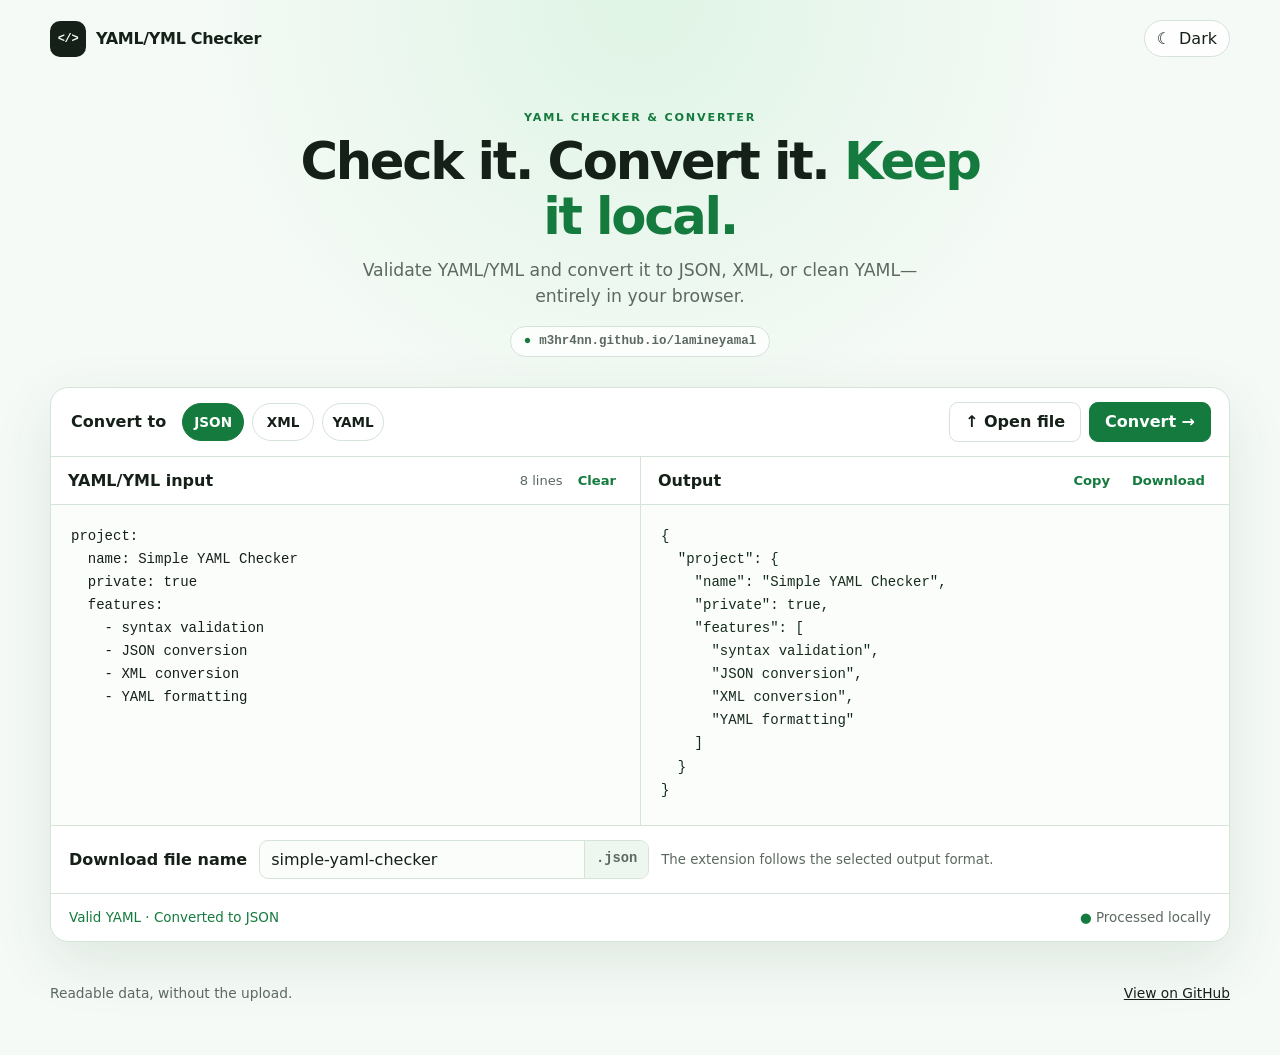
<file: index.html>
<!doctype html>
<html lang="en">
<head>
  <meta charset="utf-8">
  <meta name="viewport" content="width=device-width, initial-scale=1">
  <meta http-equiv="refresh" content="0; url=hamine-yamal-checker.html">
  <title>Simple YAML/YML Checker &amp; Converter</title>
  <link rel="canonical" href="hamine-yamal-checker.html">
</head>
<body>
  <p><a href="hamine-yamal-checker.html">Open Hamine Yamal Checker</a></p>
</body>
</html>
</file>
<file: styles.css>
:root {
  color-scheme: light;
  --page: #f5faf6;
  --surface: #fff;
  --surface-soft: #edf7ef;
  --text: #152018;
  --muted: #5c6960;
  --border: #d5e3d8;
  --accent: #147a3d;
  --accent-strong: #0e5f2e;
  --accent-soft: #dff4e5;
  --editor: #fbfdfb;
  --shadow: 0 20px 60px rgba(26, 65, 38, .1);
  --focus: #2ca85a;
  --error: #b42318;
  --error-soft: #fff1f0;
  --success: #147a3d;
}

[data-theme="dark"] {
  color-scheme: dark;
  --page: #161a17;
  --surface: #202622;
  --surface-soft: #253129;
  --text: #f1f6f2;
  --muted: #aebbb2;
  --border: #38443b;
  --accent: #56c778;
  --accent-strong: #74dc91;
  --accent-soft: #203c29;
  --editor: #1b201d;
  --shadow: 0 24px 70px rgba(0, 0, 0, .32);
  --focus: #69d68a;
  --error: #ff8c83;
  --error-soft: #392421;
  --success: #69d68a;
}

* { box-sizing: border-box; }
html { scroll-behavior: smooth; }

body {
  min-width: 320px;
  min-height: 100vh;
  margin: 0;
  background: radial-gradient(circle at 50% 0, var(--accent-soft), transparent 28rem), var(--page);
  color: var(--text);
  font-family: Inter, ui-sans-serif, system-ui, -apple-system, BlinkMacSystemFont, "Segoe UI", sans-serif;
  transition: background-color 180ms ease, color 180ms ease;
}

button, input, textarea { font: inherit; }
button, input { color: inherit; }

button:focus-visible,
input:focus-visible,
textarea:focus-visible,
a:focus-visible {
  outline: 3px solid color-mix(in srgb, var(--focus) 40%, transparent);
  outline-offset: 2px;
}

.skip-link {
  position: fixed;
  z-index: 10;
  top: 12px;
  left: 12px;
  padding: 10px 14px;
  border-radius: 8px;
  background: var(--text);
  color: var(--page);
  transform: translateY(-160%);
}

.skip-link:focus { transform: translateY(0); }

.site-header,
main,
footer {
  width: min(1180px, calc(100% - 40px));
  margin-inline: auto;
}

.site-header,
.workspace-toolbar,
.panel-header,
.status-row,
footer {
  display: flex;
  align-items: center;
  justify-content: space-between;
}

.site-header { padding-block: 20px; }

.brand {
  display: inline-flex;
  gap: 10px;
  align-items: center;
  color: var(--text);
  font-weight: 780;
  letter-spacing: -.02em;
  text-decoration: none;
}

.brand-mark {
  display: grid;
  width: 36px;
  height: 36px;
  place-items: center;
  border-radius: 10px;
  background: var(--text);
  color: var(--page);
  font: 700 12px/1 ui-monospace, monospace;
}

.theme-toggle {
  display: inline-flex;
  gap: 8px;
  align-items: center;
  padding: 8px 12px;
  border: 1px solid var(--border);
  border-radius: 999px;
  background: color-mix(in srgb, var(--surface) 80%, transparent);
  cursor: pointer;
}

.hero {
  display: grid;
  max-width: 720px;
  justify-items: center;
  margin-inline: auto;
  padding: 34px 0 30px;
  text-align: center;
}

.eyebrow {
  margin: 0 0 10px;
  color: var(--accent);
  font-size: .7rem;
  font-weight: 800;
  letter-spacing: .16em;
}

h1 {
  margin: 0;
  font-size: clamp(1.9rem, 4vw, 3.25rem);
  line-height: 1.08;
  letter-spacing: -.045em;
}

h1 span { color: var(--accent); }

.intro {
  max-width: 610px;
  margin: 12px 0 0;
  color: var(--muted);
  font-size: clamp(.95rem, 1.5vw, 1.08rem);
  line-height: 1.55;
}

.site-url {
  display: inline-flex;
  gap: 8px;
  align-items: center;
  margin: 16px 0 0;
  padding: 8px 13px;
  border: 1px solid var(--border);
  border-radius: 999px;
  background: color-mix(in srgb, var(--surface) 82%, transparent);
  color: var(--muted);
  font: 600 .78rem/1 ui-monospace, monospace;
}

.site-url span { color: var(--accent); }

.workspace {
  overflow: hidden;
  border: 1px solid var(--border);
  border-radius: 18px;
  background: var(--surface);
  box-shadow: var(--shadow);
}

.workspace-toolbar {
  gap: 18px;
  padding: 14px 18px;
  border-bottom: 1px solid var(--border);
}

.format-control {
  display: flex;
  gap: 12px;
  align-items: center;
  min-width: 0;
  margin: 0;
  padding: 0;
  border: 0;
}

.format-control legend {
  float: left;
  margin-right: 2px;
  font-weight: 750;
}

.format-options,
.toolbar-actions,
.panel-actions {
  display: flex;
  gap: 8px;
  align-items: center;
}

.format-pill { cursor: pointer; }
.format-pill input {
  position: absolute;
  width: 1px;
  height: 1px;
  opacity: 0;
}

.format-pill span {
  display: grid;
  min-width: 62px;
  min-height: 38px;
  place-items: center;
  border: 1px solid var(--border);
  border-radius: 999px;
  background: var(--surface);
  font-size: .85rem;
  font-weight: 750;
}

.format-pill input:checked + span {
  border-color: var(--accent);
  background: var(--accent);
  color: #fff;
}

[data-theme="dark"] .format-pill input:checked + span,
[data-theme="dark"] .button-primary { color: #112016; }

.format-pill input:focus-visible + span {
  outline: 3px solid color-mix(in srgb, var(--focus) 40%, transparent);
  outline-offset: 2px;
}

.button {
  min-height: 40px;
  padding: 0 15px;
  border: 1px solid var(--border);
  border-radius: 9px;
  background: var(--surface);
  font-weight: 700;
  cursor: pointer;
}

.button-primary {
  border-color: var(--accent);
  background: var(--accent);
  color: #fff;
}

.button-primary:hover { background: var(--accent-strong); }
.button-secondary:hover, .theme-toggle:hover { background: var(--surface-soft); }

.editor-grid {
  display: grid;
  grid-template-columns: 1fr 1fr;
  align-items: start;
}

.editor-panel + .editor-panel { border-left: 1px solid var(--border); }

.panel-header {
  min-height: 48px;
  padding: 0 17px;
  border-bottom: 1px solid var(--border);
}

.panel-header label { font-weight: 750; }
.panel-actions, #input-stats { color: var(--muted); font-size: .82rem; }

.text-button {
  padding: 5px 7px;
  border: 0;
  border-radius: 6px;
  background: transparent;
  color: var(--accent);
  font-weight: 700;
  cursor: pointer;
}

.text-button:hover { background: var(--accent-soft); }
.drop-zone { position: relative; }

textarea {
  display: block;
  width: 100%;
  min-height: 320px;
  padding: 20px;
  overflow: hidden;
  border: 0;
  background: var(--editor);
  color: var(--text);
  font: 14px/1.65 "SFMono-Regular", Consolas, "Liberation Mono", monospace;
  resize: none;
}

textarea:focus {
  position: relative;
  z-index: 1;
  outline: 2px solid var(--focus);
  outline-offset: -2px;
}

textarea.has-error {
  background: linear-gradient(var(--error-soft), var(--error-soft)) var(--editor);
  outline: 2px solid var(--error);
  outline-offset: -2px;
}

#output { color: color-mix(in srgb, var(--text) 88%, var(--accent)); }
#output.output-error { color: var(--error); font-weight: 700; }

.drop-message {
  position: absolute;
  inset: 14px;
  display: none;
  place-items: center;
  border: 2px dashed var(--accent);
  border-radius: 12px;
  background: color-mix(in srgb, var(--surface) 92%, transparent);
  color: var(--accent);
  font-weight: 800;
  pointer-events: none;
}

.drop-zone.is-dragging .drop-message { display: grid; }

.download-row {
  display: grid;
  grid-template-columns: auto minmax(220px, 390px) 1fr;
  gap: 12px;
  align-items: center;
  padding: 14px 18px;
  border-top: 1px solid var(--border);
}

.download-row > label { font-weight: 750; }
.download-row small { color: var(--muted); }

.filename-control {
  display: flex;
  overflow: hidden;
  border: 1px solid var(--border);
  border-radius: 9px;
  background: var(--editor);
}

.filename-control:focus-within {
  outline: 3px solid color-mix(in srgb, var(--focus) 40%, transparent);
  outline-offset: 2px;
}

#filename {
  min-width: 0;
  width: 100%;
  padding: 9px 11px;
  border: 0;
  outline: 0;
  background: transparent;
}

#file-extension {
  display: flex;
  align-items: center;
  padding: 0 11px;
  border-left: 1px solid var(--border);
  background: var(--surface-soft);
  color: var(--muted);
  font: 700 .86rem/1 ui-monospace, monospace;
  user-select: none;
}

.status-row {
  min-height: 48px;
  gap: 16px;
  padding: 10px 18px;
  border-top: 1px solid var(--border);
  color: var(--muted);
  font-size: .84rem;
}

#status { margin: 0; }
#status.success { color: var(--success); }
#status.error { color: var(--error); }
.privacy-note { margin: 0; white-space: nowrap; }
.privacy-note span { color: var(--accent); }

footer {
  padding-block: 30px 40px;
  color: var(--muted);
  font-size: .86rem;
}

footer a { color: var(--text); }

@media (max-width: 800px) {
  .workspace-toolbar { align-items: stretch; flex-direction: column; }
  .toolbar-actions { justify-content: flex-end; }
  .editor-grid { grid-template-columns: 1fr; }
  .editor-panel + .editor-panel { border-top: 1px solid var(--border); border-left: 0; }
  .download-row { grid-template-columns: auto 1fr; }
  .download-row small { grid-column: 1 / -1; }
}

@media (max-width: 560px) {
  .site-header, main, footer { width: min(100% - 24px, 1180px); }
  .theme-label { display: none; }
  .hero { padding-top: 22px; }
  .format-control { align-items: flex-start; flex-direction: column; }
  .format-control legend { margin-bottom: 8px; }
  .format-options { width: 100%; }
  .format-pill { flex: 1; }
  .format-pill span { min-width: 0; }
  .toolbar-actions { display: grid; grid-template-columns: 1fr 1fr; }
  .download-row { grid-template-columns: 1fr; }
  .status-row { align-items: flex-start; flex-direction: column; }
}

@media (prefers-reduced-motion: reduce) {
  *, *::before, *::after { scroll-behavior: auto !important; transition: none !important; }
}
</file>
